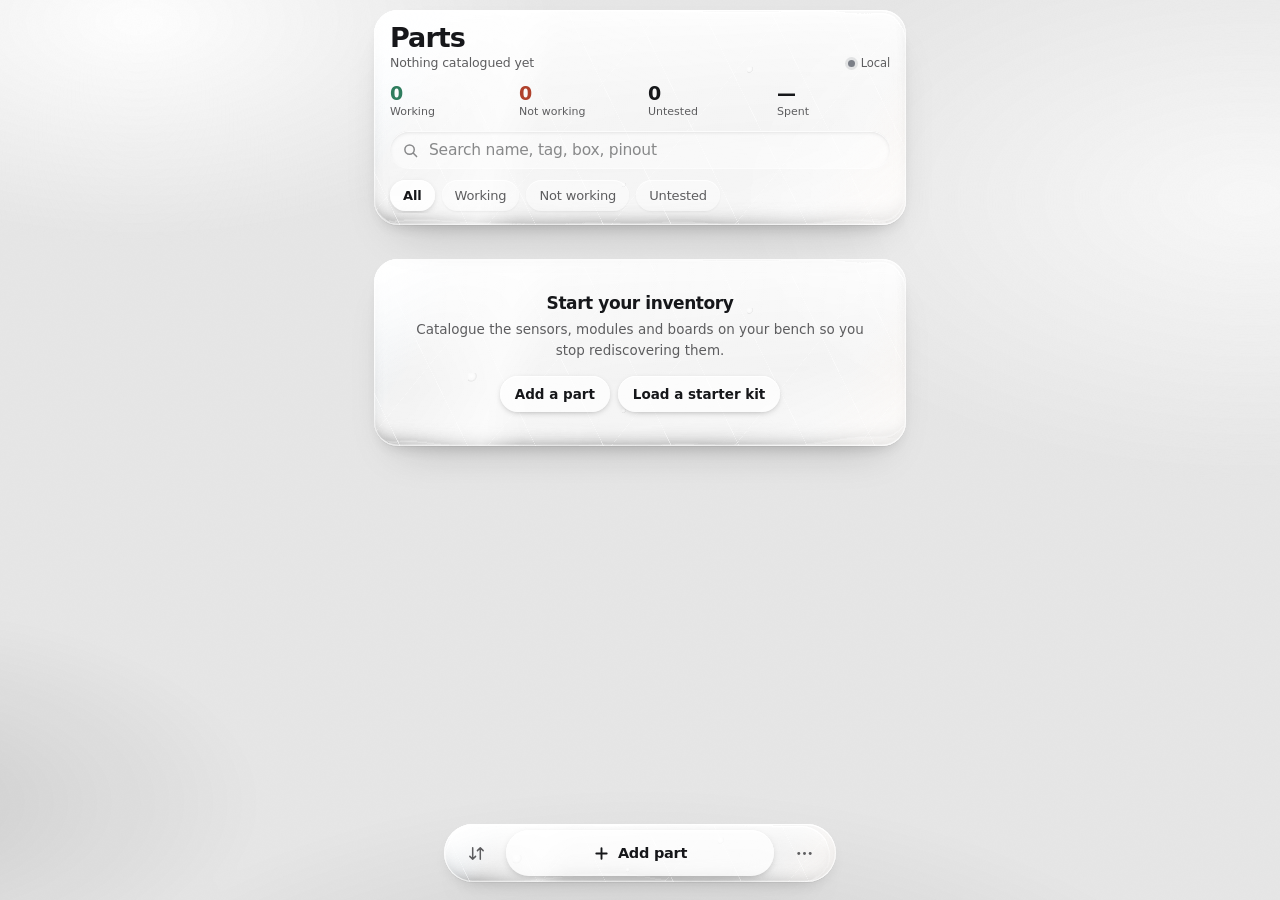
<file: index.html>
<!DOCTYPE html>
<html lang="en">
<head>
  <!-- Google tag (gtag.js) -->
<script async src="https://www.googletagmanager.com/gtag/js?id=G-780FQDRMZH"></script>
<script>
  window.dataLayer = window.dataLayer || [];
  function gtag(){dataLayer.push(arguments);}
  gtag('js', new Date());

  gtag('config', 'G-780FQDRMZH');
</script>
<meta charset="utf-8">
<meta name="viewport" content="width=device-width,initial-scale=1,viewport-fit=cover,maximum-scale=1,user-scalable=no">
<meta name="theme-color" content="#e6e6e6">
<title>Parts — offline inventory for Arduino modules, sensors and components</title>
<meta name="description" content="Parts is a free offline-first inventory app for Arduino, ESP32 and Raspberry Pi builders. Track every sensor, module and component, mark what works, record wiring notes, prices and who borrowed what — on any device, with or without a connection.">
<meta name="keywords" content="arduino inventory app, electronic component tracker, sensor inventory, maker parts organiser, esp32 parts list, component stock app, pwa offline inventory">
<meta name="author" content="Parts">
<meta name="robots" content="index,follow">
<link rel="canonical" href="https://circuitshelf-d7fb5.web.app/">

<meta property="og:type" content="website">
<meta property="og:site_name" content="Parts">
<meta property="og:title" content="Parts — offline inventory for Arduino modules and sensors">
<meta property="og:description" content="Track every sensor, module and component on your bench. Works offline, installs like an app, syncs across devices with one shared password.">
<meta property="og:url" content="https://circuitshelf-d7fb5.web.app/">
<meta property="og:image" content="https://circuitshelf-d7fb5.web.app/icon-512.png">
<meta property="og:locale" content="en">
<meta name="twitter:card" content="summary">
<meta name="twitter:title" content="Parts — offline inventory for Arduino modules and sensors">
<meta name="twitter:description" content="Track every sensor, module and component on your bench. Offline-first, installable, syncs across devices.">
<meta name="twitter:image" content="https://circuitshelf-d7fb5.web.app/icon-512.png">

<meta name="apple-mobile-web-app-capable" content="yes">
<meta name="mobile-web-app-capable" content="yes">
<meta name="apple-mobile-web-app-status-bar-style" content="default">
<meta name="apple-mobile-web-app-title" content="Parts">
<meta name="format-detection" content="telephone=no">

<link rel="manifest" href="manifest.json">
<link rel="icon" href="favicon-32.png" sizes="32x32">
<link rel="icon" href="icon-192.png" sizes="192x192">
<link rel="apple-touch-icon" href="apple-touch-icon.png">
<link rel="preconnect" href="https://www.gstatic.com" crossorigin>

<script type="application/ld+json">
{"@context":"https://schema.org","@type":"SoftwareApplication","name":"Parts",
"applicationCategory":"ProductivityApplication","operatingSystem":"Any (progressive web app)",
"description":"Offline-first inventory for Arduino modules, sensors and electronic components. Track condition, quantity, price, wiring notes, storage location and lending.",
"url":"https://circuitshelf-d7fb5.web.app/","offers":{"@type":"Offer","price":"0","priceCurrency":"USD"},
"featureList":["Works fully offline","Installs as an app","Photos and pinout notes per part","Low stock warnings","Lending records","Cross-device sync with a shared password","Editable colour palette","CSV and JSON export"]}
</script>

<link rel="stylesheet" href="styles.css">
</head>
<body>

<svg class="hidden" aria-hidden="true" width="0" height="0">
  <filter id="lgWarp" x="-30%" y="-30%" width="160%" height="160%" color-interpolation-filters="sRGB">
    <feTurbulence type="fractalNoise" baseFrequency="0.007 0.010" numOctaves="2" seed="17" result="n"/>
    <feGaussianBlur in="n" stdDeviation="3.5" result="ns"/>
    <feDisplacementMap in="SourceGraphic" in2="ns" scale="26" xChannelSelector="R" yChannelSelector="G"/>
  </filter>
</svg>

<div class="stage" aria-hidden="true"></div>

<noscript>
  <div style="max-width:560px;margin:40px auto;padding:0 20px;font:16px/1.6 system-ui">
    <h1>Parts — offline inventory for Arduino modules, sensors and components</h1>
    <p>Parts is a free, installable inventory app for anyone with a drawer full of sensors, modules, boards and passives.
    Record what you own, mark each item as working, not working or untested, note the wiring and pinout, store a photo,
    track prices and storage locations, log who borrowed what, and get a warning when a component runs low.</p>
    <p>It works fully offline once installed, and can sync across all your devices through Firebase with a single shared password.
    JavaScript is required to run the app.</p>
  </div>
</noscript>

<div class="pull" id="pull" aria-hidden="true">
  <svg width="14" height="14" viewBox="0 0 16 16" fill="none"><path d="M8 2.5v11m0 0 4-4m-4 4-4-4" stroke="currentColor" stroke-width="1.7" stroke-linecap="round" stroke-linejoin="round"/></svg>
  <span id="pullTxt">Pull to sync</span>
</div>

<main class="app" id="appRoot">
  <div class="topbar">
    <header class="lg head"><span class="lg-edge"></span>
      <div class="head-row">
        <div>
          <h1>Parts</h1>
          <p class="sub" id="sub">Loading</p>
        </div>
        <button class="sync" id="syncBtn" aria-label="Sync status and settings">
          <span class="dot" id="syncDot"></span><span id="syncTxt">Local</span>
        </button>
      </div>

      <button class="stats" id="statsBtn" aria-label="Open inventory breakdown">
        <span class="stat ok"><b id="nOk">0</b><span>Working</span></span>
        <span class="stat bad"><b id="nBad">0</b><span>Not working</span></span>
        <span class="stat"><b id="nUnk">0</b><span>Untested</span></span>
        <span class="stat"><b id="nVal">—</b><span>Spent</span></span>
      </button>

      <div class="search">
        <svg width="15" height="15" viewBox="0 0 16 16" fill="none"><circle cx="7" cy="7" r="5" stroke="currentColor" stroke-width="1.6"/><path d="m11 11 3.5 3.5" stroke="currentColor" stroke-width="1.6" stroke-linecap="round"/></svg>
        <input id="q" type="search" placeholder="Search name, tag, box, pinout" autocomplete="off" enterkeyhint="search" aria-label="Search parts">
        <button class="clear" id="clearQ" aria-label="Clear search">
          <svg width="16" height="16" viewBox="0 0 16 16" fill="none"><circle cx="8" cy="8" r="7" fill="currentColor"/><path d="M5.5 5.5 10.5 10.5M10.5 5.5 5.5 10.5" stroke="rgb(230,230,230)" stroke-width="1.6" stroke-linecap="round"/></svg>
        </button>
      </div>

      <div class="filters" id="filters" role="group" aria-label="Filters"></div>
    </header>
  </div>

  <section class="list" id="list" aria-live="polite"></section>
</main>

<nav class="lg dock" id="dock"><span class="lg-edge"></span>
  <button class="dock-btn ghost" id="sortBtn" aria-label="Change sort order">
    <svg width="19" height="19" viewBox="0 0 20 20" fill="none"><path d="M6 4v12m0 0 3-3m-3 3-3-3M14 16V4m0 0-3 3m3-3 3 3" stroke="currentColor" stroke-width="1.6" stroke-linecap="round" stroke-linejoin="round"/></svg>
  </button>
  <button class="dock-btn primary" id="addBtn">
    <svg width="17" height="17" viewBox="0 0 18 18" fill="none"><path d="M9 3.5v11M3.5 9h11" stroke="currentColor" stroke-width="2" stroke-linecap="round"/></svg>
    Add part
  </button>
  <button class="dock-btn ghost" id="moreBtn" aria-label="Open settings">
    <svg width="19" height="19" viewBox="0 0 20 20" fill="none"><circle cx="4" cy="10" r="1.55" fill="currentColor"/><circle cx="10" cy="10" r="1.55" fill="currentColor"/><circle cx="16" cy="10" r="1.55" fill="currentColor"/></svg>
  </button>
</nav>

<div class="scrim" id="scrim"></div>

<!-- editor -->
<section class="lg sheet" id="sheet" role="dialog" aria-modal="true" aria-labelledby="sheetTitle">
  <span class="lg-edge"></span><div class="grip"></div>
  <div class="sheet-head">
    <button class="link" id="cancel">Cancel</button>
    <h2 id="sheetTitle">New part</h2>
    <button class="link go" id="save">Save</button>
  </div>
  <div class="sheet-body">
    <div class="photo-row">
      <button class="photo-box" id="photoBox" aria-label="Add a photo"></button>
      <div class="photo-tools">
        <button class="tiny" id="photoPick">Take or choose photo</button>
        <button class="tiny warn hidden" id="photoDel">Remove photo</button>
      </div>
      <input type="file" id="photoFile" accept="image/*" capture="environment" class="hidden">
    </div>

    <div class="field">
      <label for="f-name">Name</label>
      <input class="input" id="f-name" placeholder="DHT22 temperature sensor" autocomplete="off" enterkeyhint="next">
    </div>
    <div class="field">
      <label for="f-status">Condition</label>
      <div class="seg" id="f-status" role="group">
        <button type="button" data-v="working">Working</button>
        <button type="button" data-v="faulty">Not working</button>
        <button type="button" data-v="untested">Untested</button>
      </div>
    </div>
    <div class="two">
      <div class="field">
        <label for="f-type">Category</label>
        <select class="input" id="f-type"></select>
      </div>
      <div class="field">
        <label for="f-qty">Quantity</label>
        <div class="stepper">
          <button type="button" id="qtyDown" aria-label="Decrease quantity">&minus;</button>
          <input id="f-qty" type="number" inputmode="numeric" min="0" step="1" value="1" aria-label="Quantity">
          <button type="button" id="qtyUp" aria-label="Increase quantity">+</button>
        </div>
      </div>
    </div>
    <div class="field hidden" id="splitWrap">
      <label>Split by condition <em>— how many of each</em></label>
      <div class="splitrow">
        <div class="splitcol ok">
          <span>Working</span>
          <input class="splitnum" id="sp-working" type="number" inputmode="numeric" min="0" step="1" value="0" aria-label="Units working">
        </div>
        <div class="splitcol bad">
          <span>Not working</span>
          <input class="splitnum" id="sp-faulty" type="number" inputmode="numeric" min="0" step="1" value="0" aria-label="Units not working">
        </div>
        <div class="splitcol unk">
          <span>Untested</span>
          <input class="splitnum" id="sp-untested" type="number" inputmode="numeric" min="0" step="1" value="0" aria-label="Units untested, calculated automatically" readonly tabindex="-1">
        </div>
      </div>
      <p class="hint" id="splitHint" style="margin:7px 3px 0"></p>
    </div>
    <div class="two">
      <div class="field">
        <label for="f-min">Warn below <em>— optional</em></label>
        <input class="input" id="f-min" type="number" inputmode="numeric" min="0" step="1" placeholder="0">
      </div>
      <div class="field">
        <label for="f-price">Price each <em>— optional</em></label>
        <input class="input" id="f-price" type="number" inputmode="decimal" min="0" step="0.01" placeholder="0.00">
      </div>
    </div>
    <div class="two">
      <div class="field">
        <label for="f-date">Date added</label>
        <input class="input" id="f-date" type="date">
      </div>
      <div class="field">
        <label for="f-box">Stored in</label>
        <input class="input" id="f-box" placeholder="Drawer B" autocomplete="off">
      </div>
    </div>
    <div class="field">
      <label for="f-tags">Tags <em>— comma separated</em></label>
      <input class="input" id="f-tags" placeholder="i2c, 3v3, weather station" autocomplete="off">
    </div>

    <div class="hr"></div>
    <div class="two">
      <div class="field">
        <label for="f-lent">Lent to <em>— optional</em></label>
        <input class="input" id="f-lent" placeholder="Nobody" autocomplete="off">
      </div>
      <div class="field">
        <label for="f-lentqty">How many</label>
        <input class="input" id="f-lentqty" type="number" inputmode="numeric" min="0" step="1" placeholder="1">
      </div>
    </div>
    <div class="two">
      <div class="field">
        <label for="f-lenton">Lent on</label>
        <input class="input" id="f-lenton" type="date">
      </div>
      <div class="field">
        <label for="f-lentdue">Due back</label>
        <input class="input" id="f-lentdue" type="date">
      </div>
    </div>
    <div class="field">
      <label for="f-lentnote">Lending note</label>
      <input class="input" id="f-lentnote" placeholder="Took it for the robotics club demo" autocomplete="off">
    </div>
    <button class="tiny warn hidden" id="returnBtn" style="margin-bottom:12px">Mark as returned</button>

    <div class="hr"></div>
    <div class="field">
      <label for="f-url">Datasheet or product link <em>— optional</em></label>
      <input class="input" id="f-url" type="url" inputmode="url" placeholder="https://" autocomplete="off">
    </div>
    <div class="field">
      <label for="f-pins">Wiring and pinout</label>
      <textarea class="input mono" id="f-pins" placeholder="VCC &#8594; 3.3V&#10;GND &#8594; GND&#10;DATA &#8594; D4 (10k pull-up)"></textarea>
    </div>
    <div class="field">
      <label for="f-note">Notes</label>
      <textarea class="input" id="f-note" placeholder="Bought with the starter kit. One of three reads high."></textarea>
    </div>
    <button class="rowbtn hidden" id="dupBtn">Duplicate this part<span>new copy</span></button>
    <button class="danger hidden" id="deleteBtn">Delete part</button>
  </div>
</section>

<!-- bulk -->
<section class="lg sheet" id="sheetBulk" role="dialog" aria-modal="true" aria-labelledby="bulkTitle">
  <span class="lg-edge"></span><div class="grip"></div>
  <div class="sheet-head">
    <button class="link" id="cancelBulk">Cancel</button>
    <h2 id="bulkTitle">Add many</h2>
    <button class="link go" id="saveBulk">Add</button>
  </div>
  <div class="sheet-body">
    <div class="field">
      <label for="f-bulk">One part per line</label>
      <textarea class="input mono" id="f-bulk" style="height:190px" placeholder="HC-SR04 ultrasonic x4 @85 #Sensor (Drawer A)
SG90 servo x2 !working
ESP32 devkit @450
10k resistor x50 #Passive"></textarea>
    </div>
    <p class="hint" id="bulkPreview">Write a name, then add x4 for quantity, @85 for price, #Sensor for category, !working or !faulty for condition, and (Drawer A) for where it lives. Anything you leave out gets guessed.</p>
  </div>
</section>

<!-- stats -->
<section class="lg sheet" id="sheetStats" role="dialog" aria-modal="true" aria-labelledby="statsTitle">
  <span class="lg-edge"></span><div class="grip"></div>
  <div class="sheet-head">
    <button class="link" id="cancelStats">Close</button>
    <h2 id="statsTitle">Breakdown</h2>
    <span class="link" style="opacity:0;pointer-events:none">Close</span>
  </div>
  <div class="sheet-body" id="statsBody"></div>
</section>

<!-- settings -->
<section class="lg sheet" id="sheet2" role="dialog" aria-modal="true" aria-labelledby="sheet2Title">
  <span class="lg-edge"></span><div class="grip"></div>
  <div class="sheet-head">
    <button class="link" id="cancel2">Close</button>
    <h2 id="sheet2Title">Settings</h2>
    <span class="link" style="opacity:0;pointer-events:none">Close</span>
  </div>
  <div class="sheet-body">
    <button class="rowbtn" id="bulkBtn">Add many at once<span>paste a list</span></button>
    <button class="rowbtn" id="seedBtn">Load a starter kit<span>24 common parts</span></button>
    <button class="rowbtn hidden" id="installBtn">Install on this device<span>offline</span></button>

    <div class="hr"></div>
    <p class="hint" style="margin-bottom:9px"><b>Sync across devices</b><br>One password unlocks the same inventory everywhere. Anyone with it sees the same parts.</p>
    <button class="rowbtn" id="vaultBtn">Sync password<span id="vaultState">Not set</span></button>
    <button class="rowbtn" id="fbSync">Sync now<span id="fbWhen">Never</span></button>
    <button class="rowbtn" id="lockBtn">Ask for password on open<span id="lockState">Off</span></button>
    <button class="rowbtn" id="soundBtn">Sound effects<span id="soundState">On</span></button>
    <button class="rowbtn hidden" id="signoutBtn">Leave this vault<span>keeps local copy</span></button>

    <div class="hr"></div>
    <p class="hint" style="margin-bottom:9px"><b>Palette</b><br>Pick a preset, or set every colour yourself.</p>
    <div class="swatches" id="swatches"></div>
    <div class="colors">
      <label class="colorrow">Background<input type="color" id="c-bg"></label>
      <label class="colorrow">Text<input type="color" id="c-ink"></label>
      <label class="colorrow">Working<input type="color" id="c-ok"></label>
      <label class="colorrow">Not working<input type="color" id="c-bad"></label>
      <label class="colorrow">Untested<input type="color" id="c-unk"></label>
      <label class="colorrow">Low stock<input type="color" id="c-warn"></label>
    </div>
    <button class="rowbtn" id="resetTheme">Reset palette<span>graphite</span></button>

    <div class="hr"></div>
    <p class="hint" style="margin-bottom:9px"><b>Categories</b></p>
    <div class="cats" id="catList"></div>
    <button class="rowbtn" id="addCat">Add a category<span>+</span></button>

    <div class="hr"></div>
    <div class="field">
      <label for="f-cur">Currency</label>
      <select class="input" id="f-cur"></select>
    </div>
    <button class="rowbtn" id="exportBtn">Export backup<span id="expCount">0 parts</span></button>
    <button class="rowbtn" id="csvBtn">Export spreadsheet<span>.csv</span></button>
    <button class="rowbtn" id="importBtn">Import backup<span>.json</span></button>
    <input type="file" id="importFile" accept="application/json,.json" class="hidden">

    <div class="hr"></div>
    <button class="danger" id="wipeBtn">Delete all parts</button>
    <p class="hint" style="text-align:center;margin-top:10px">Parts · offline component inventory</p>
  </div>
</section>

<!-- gate -->
<div class="gate" id="gate">
  <div class="lg gatecard"><span class="lg-edge"></span>
    <div class="lockmark">
      <svg width="22" height="22" viewBox="0 0 22 22" fill="none"><rect x="4" y="9.5" width="14" height="9.5" rx="3.2" stroke="currentColor" stroke-width="1.7"/><path d="M7.5 9.5V7a3.5 3.5 0 0 1 7 0v2.5" stroke="currentColor" stroke-width="1.7" stroke-linecap="round"/></svg>
    </div>
    <h2 id="gateTitle">Unlock your inventory</h2>
    <p id="gateMsg">Enter the password for this inventory.</p>
    <input class="input" id="gatePwd" type="password" placeholder="Password" autocomplete="current-password" enterkeyhint="go">
    <input class="input hidden" id="gatePwd2" type="password" placeholder="Repeat password" autocomplete="new-password">
    <button class="gate-go" id="gateGo">Unlock</button>
    <button class="link" id="gateSkip">Use on this device only</button>
  </div>
</div>

<div class="dlg" id="dlg">
  <div class="lg dlgcard"><span class="lg-edge"></span>
    <h3 id="dlgTitle">New category</h3>
    <input class="input" id="dlgInput" placeholder="Category name" autocomplete="off">
    <div class="dlgbtns"><button id="dlgNo">Cancel</button><button class="go" id="dlgYes">Add</button></div>
  </div>
</div>

<div class="lightbox" id="lightbox"><img id="lightboxImg" alt=""></div>

<div class="lg toast" id="toast" role="status"><span class="lg-edge"></span>
  <p id="toastMsg"></p><button id="toastAct">Undo</button>
</div>

<script src="app.js" defer></script>
</body>
</html>
</file>
<file: styles.css>
/* ============================================================
   TOKENS — every colour here is overridable at runtime
   ============================================================ */
:root{
  --bg:230,230,230;
  --ink:#16171a;
  --ok:#2f7d5e;
  --bad:#b0412c;
  --unk:#7b7f87;
  --warn:#96631f;

  --ink-2:color-mix(in srgb,var(--ink) 66%,rgb(var(--bg)));
  --ink-3:color-mix(in srgb,var(--ink) 45%,rgb(var(--bg)));

  --r-card:24px;
  --r-pill:999px;
  --r-sheet:34px;

  --ease-out:cubic-bezier(.22,1,.3,1);
  --ease-drawer:cubic-bezier(.3,.8,0,1);
  --ease-rubber:cubic-bezier(.2,1.08,.36,1);

  --safe-t:env(safe-area-inset-top,0px);
  --safe-b:env(safe-area-inset-bottom,0px);
}
@supports not (color:color-mix(in srgb,#000 50%,#fff)){
  :root{--ink-2:#5d6066;--ink-3:#8c8f96}
}

*{box-sizing:border-box;-webkit-tap-highlight-color:transparent}
html,body{height:100%}
body{
  margin:0;
  font-family:-apple-system,BlinkMacSystemFont,"SF Pro Text","Segoe UI",Inter,system-ui,sans-serif;
  color:var(--ink);background:rgb(var(--bg));
  -webkit-font-smoothing:antialiased;text-rendering:optimizeLegibility;
  overscroll-behavior-y:none;touch-action:manipulation;
  -webkit-user-select:none;user-select:none;
}
input,textarea,select,[contenteditable]{-webkit-user-select:text;user-select:text}
button,input,select,textarea{font:inherit;color:inherit}
button{border:0;background:none;padding:0;cursor:pointer}
input,textarea,select{-webkit-appearance:none;appearance:none}
img{-webkit-user-drag:none}

/* ============================================================
   STAGE
   ============================================================ */
.stage{position:fixed;inset:0;z-index:0;background:rgb(var(--bg))}
.stage::before{
  content:"";position:absolute;inset:-20%;
  background:
    radial-gradient(38% 28% at 22% 16%,rgba(255,255,255,.95),transparent 62%),
    radial-gradient(44% 34% at 84% 30%,rgba(255,255,255,.7),transparent 66%),
    radial-gradient(52% 40% at 50% 104%,rgba(0,0,0,.14),transparent 68%),
    radial-gradient(30% 22% at 8% 78%,rgba(0,0,0,.1),transparent 70%);
  filter:blur(6px);
}
.stage::after{
  content:"";position:absolute;inset:0;opacity:.3;mix-blend-mode:multiply;
  background-image:url("data:image/svg+xml,%3Csvg xmlns='http://www.w3.org/2000/svg' width='160' height='160'%3E%3Cfilter id='n'%3E%3CfeTurbulence type='fractalNoise' baseFrequency='.85' numOctaves='3'/%3E%3CfeColorMatrix type='saturate' values='0'/%3E%3C/filter%3E%3Crect width='160' height='160' filter='url(%23n)' opacity='.055'/%3E%3C/svg%3E");
}

/* ============================================================
   LIQUID GLASS
   ============================================================ */
.lg{
  position:relative;isolation:isolate;border-radius:var(--r-card);
  background:linear-gradient(177deg,rgba(255,255,255,.58) 0%,rgba(255,255,255,.26) 38%,rgba(255,255,255,.14) 62%,rgba(255,255,255,.40) 100%);
  backdrop-filter:blur(7px) saturate(1.4) brightness(1.05);
  -webkit-backdrop-filter:blur(7px) saturate(1.4) brightness(1.05);
  box-shadow:
    inset 0 1.2px .5px rgba(255,255,255,.95),
    inset 0 -1.4px 1px rgba(255,255,255,.55),
    inset 1.2px 0 1px rgba(255,255,255,.4),
    inset -1.2px 0 1px rgba(255,255,255,.4),
    inset 0 -14px 22px -18px rgba(0,0,0,.5),
    inset 0 16px 26px -20px rgba(255,255,255,.9),
    0 1px 1px rgba(0,0,0,.05),
    0 8px 18px -10px rgba(0,0,0,.22),
    0 22px 46px -26px rgba(0,0,0,.28);
}
.lg::before{
  content:"";position:absolute;inset:0;border-radius:inherit;pointer-events:none;z-index:-1;
  backdrop-filter:blur(.5px) url(#lgWarp);
  -webkit-backdrop-filter:blur(.5px);
  -webkit-mask:radial-gradient(130% 130% at 50% 0%,#000 0 42%,rgba(0,0,0,.35) 72%,rgba(0,0,0,.9) 100%);
          mask:radial-gradient(130% 130% at 50% 0%,#000 0 42%,rgba(0,0,0,.35) 72%,rgba(0,0,0,.9) 100%);
}
.lg::after{
  content:"";position:absolute;inset:0;border-radius:inherit;pointer-events:none;z-index:1;
  background-image:
    linear-gradient(142deg,rgba(255,255,255,.98) 0%,rgba(255,255,255,0) 22%,rgba(255,255,255,0) 74%,rgba(255,255,255,.72) 100%),
    linear-gradient(103deg,transparent 12%,rgba(255,255,255,.62) 26%,rgba(255,255,255,.06) 33%,transparent 46%),
    linear-gradient(120deg,rgba(150,205,255,.16),transparent 16%,transparent 84%,rgba(255,196,150,.14)),
    radial-gradient(circle at 35% 34%,rgba(255,255,255,.95),rgba(255,255,255,.28) 44%,rgba(0,0,0,.16) 62%,transparent 72%),
    radial-gradient(circle at 36% 33%,rgba(255,255,255,.9),rgba(255,255,255,.2) 46%,rgba(0,0,0,.13) 64%,transparent 74%),
    radial-gradient(circle at 38% 36%,rgba(255,255,255,.85),rgba(255,255,255,.18) 48%,rgba(0,0,0,.1) 66%,transparent 76%),
    repeating-linear-gradient(64deg,transparent 0 23px,rgba(255,255,255,.5) 23px 23.6px,transparent 23.6px 61px),
    repeating-linear-gradient(-51deg,transparent 0 37px,rgba(255,255,255,.34) 37px 37.5px,transparent 37.5px 96px);
  background-size:100% 100%,100% 100%,100% 100%,9px 9px,6px 6px,4px 4px,100% 100%,100% 100%;
  background-position:0 0,0 0,0 0,18% 64%,71% 27%,47% 82%,0 0,0 0;
  background-repeat:no-repeat,no-repeat,no-repeat,no-repeat,no-repeat,no-repeat,repeat,repeat;
  mix-blend-mode:screen;opacity:.92;
}
.lg-edge{
  position:absolute;inset:0;border-radius:inherit;pointer-events:none;z-index:2;
  border:.5px solid rgba(255,255,255,.75);
  -webkit-mask:linear-gradient(150deg,#000,rgba(0,0,0,.25) 45%,rgba(0,0,0,.65));
          mask:linear-gradient(150deg,#000,rgba(0,0,0,.25) 45%,rgba(0,0,0,.65));
}

/* ============================================================
   LIGHT GLASS — repeated list cards get this instead of .lg.
   Same read at a glance, none of the per-element cost: no SVG
   displacement filter, no blended multi-layer texture, a single
   backdrop-filter pass and a short box-shadow stack. This is what
   actually keeps scrolling smooth once a list has real length.
   ============================================================ */
.lgc{
  position:relative;isolation:isolate;border-radius:var(--r-card);
  background:linear-gradient(177deg,rgba(255,255,255,.52) 0%,rgba(255,255,255,.24) 45%,rgba(255,255,255,.34) 100%);
  backdrop-filter:blur(7px) saturate(1.35);
  -webkit-backdrop-filter:blur(7px) saturate(1.35);
  box-shadow:
    inset 0 1px .5px rgba(255,255,255,.9),
    inset 0 -1px 1px rgba(255,255,255,.4),
    0 1px 2px rgba(0,0,0,.05),
    0 6px 14px -10px rgba(0,0,0,.24);
}

/* ============================================================
   SHELL
   ============================================================ */
.app{position:relative;z-index:1;max-width:560px;margin:0 auto;min-height:100%;
  padding:calc(var(--safe-t) + 10px) 14px calc(var(--safe-b) + 128px)}
.app.pulling{will-change:transform}
.topbar{position:sticky;top:calc(var(--safe-t) + 6px);z-index:40;padding-bottom:10px}
.head{padding:14px 16px 12px}
.head-row{display:flex;align-items:flex-end;justify-content:space-between;gap:12px;position:relative;z-index:3}
h1{margin:0;font-size:27px;line-height:1.05;letter-spacing:-.035em;font-weight:700;
  font-family:-apple-system,BlinkMacSystemFont,"SF Pro Display",system-ui,sans-serif}
.sub{margin:3px 0 0;font-size:12.5px;letter-spacing:-.01em;color:var(--ink-2)}
.sync{display:inline-flex;align-items:center;gap:6px;font-size:11.5px;color:var(--ink-2);letter-spacing:-.01em;white-space:nowrap;
  transition:transform 130ms var(--ease-out)}
.sync:active{transform:scale(.94)}
.dot{width:7px;height:7px;border-radius:50%;background:var(--unk);box-shadow:0 0 0 3px color-mix(in srgb,var(--unk) 18%,transparent)}
.dot.on{background:var(--ok);box-shadow:0 0 0 3px color-mix(in srgb,var(--ok) 18%,transparent)}
.dot.off{background:var(--ink-3)}
.dot.busy{animation:pulse 1s ease-in-out infinite}
@keyframes pulse{50%{opacity:.35}}

.stats{display:flex;gap:16px;margin-top:12px;position:relative;z-index:3;width:100%;text-align:left;
  transition:transform 140ms var(--ease-out)}
.stats:active{transform:scale(.982)}
.stat{flex:1;min-width:0}
.stat b{display:block;font-size:19px;font-weight:650;letter-spacing:-.03em;font-variant-numeric:tabular-nums}
.stat span{display:block;font-size:11px;color:var(--ink-2);margin-top:1px}
.stat.ok b{color:var(--ok)} .stat.bad b{color:var(--bad)}

.search{position:relative;z-index:3;margin-top:13px;display:flex;align-items:center;gap:9px;
  height:38px;padding:0 13px;border-radius:var(--r-pill);background:rgba(255,255,255,.42);
  box-shadow:inset 0 1px 0 rgba(255,255,255,.9),inset 0 -1px 0 rgba(255,255,255,.4),inset 0 2px 6px -4px rgba(0,0,0,.4);
  transition:background 180ms ease}
.search:focus-within{background:rgba(255,255,255,.62)}
.search input{border:0;background:none;outline:0;width:100%;font-size:15.5px;letter-spacing:-.015em}
.search input::placeholder{color:var(--ink-3)}
.search svg{flex:none;opacity:.5}
.clear{opacity:0;transform:scale(.8);pointer-events:none;transition:opacity 130ms ease,transform 150ms var(--ease-out)}
.clear.show{opacity:.45;transform:none;pointer-events:auto}

.filters{display:flex;gap:7px;overflow-x:auto;scrollbar-width:none;padding:11px 2px 2px;position:relative;z-index:3;margin:0 -2px}
.filters::-webkit-scrollbar{display:none}
.chip{flex:none;height:31px;padding:0 13px;border-radius:var(--r-pill);
  font-size:13px;font-weight:520;letter-spacing:-.012em;color:var(--ink-2);background:rgba(255,255,255,.34);
  box-shadow:inset 0 1px 0 rgba(255,255,255,.85),0 1px 2px rgba(0,0,0,.05);
  transition:transform 140ms var(--ease-out),background 160ms ease,color 160ms ease}
.chip:active{transform:scale(.94)}
.chip[aria-pressed="true"]{color:var(--ink);background:rgba(255,255,255,.82);font-weight:600;
  box-shadow:inset 0 1px 0 rgba(255,255,255,1),0 2px 6px -2px rgba(0,0,0,.25)}
.chip.alert{color:var(--warn)}

/* pull to sync */
.pull{position:fixed;top:calc(var(--safe-t) + 6px);left:50%;transform:translate(-50%,-14px) scale(.9);
  z-index:35;display:flex;align-items:center;gap:8px;height:34px;padding:0 15px;border-radius:var(--r-pill);
  font-size:12.5px;font-weight:580;letter-spacing:-.01em;color:var(--ink-2);opacity:0;pointer-events:none}
.pull.on{opacity:1}
.pull svg{transition:transform 260ms var(--ease-out)}
.pull.ready svg{transform:rotate(180deg)}
.pull.spin svg{animation:spin .8s linear infinite}
@keyframes spin{to{transform:rotate(360deg)}}

/* ============================================================
   LIST
   ============================================================ */
.list{margin-top:12px;display:flex;flex-direction:column;gap:10px}
.sec{margin:8px 4px -2px;font-size:12px;font-weight:640;color:var(--ink-2);display:flex;justify-content:space-between}
.sec b{font-weight:520;color:var(--ink-3);font-variant-numeric:tabular-nums}

.row{position:relative;border-radius:var(--r-card);
  content-visibility:auto;contain-intrinsic-size:auto 104px}
.row-actions{position:absolute;inset:0;display:flex;justify-content:flex-end;align-items:stretch;
  gap:7px;padding:6px;border-radius:inherit;background:linear-gradient(90deg,transparent,color-mix(in srgb,var(--bad) 12%,transparent));
  opacity:0;pointer-events:none;transition:opacity 120ms ease}
.row[data-open="1"] .row-actions,
.row:has(.card.dragging) .row-actions{opacity:1;pointer-events:auto}
.act{width:58px;border-radius:18px;display:grid;place-items:center;font-size:11px;font-weight:600;color:#fff;
  transition:transform 130ms var(--ease-out)}
.act:active{transform:scale(.94)}
.act.edit{background:linear-gradient(180deg,color-mix(in srgb,var(--ink) 55%,#fff),color-mix(in srgb,var(--ink) 70%,#fff))}
.act.copy{background:linear-gradient(180deg,color-mix(in srgb,var(--ink) 68%,#fff),color-mix(in srgb,var(--ink) 82%,#fff))}
.act.del{background:linear-gradient(180deg,var(--bad),color-mix(in srgb,var(--bad) 80%,#000))}
.act svg{display:block;margin:0 auto 3px}

.card{position:relative;padding:12px 13px;display:flex;gap:11px;align-items:flex-start;touch-action:pan-y}
.card.dragging{will-change:transform}
.card>*{position:relative;z-index:3}
.card.press{transform:scale(.985)}

.thumb{width:46px;height:46px;border-radius:15px;flex:none;object-fit:cover;background:rgba(255,255,255,.5);
  box-shadow:inset 0 0 0 .5px rgba(255,255,255,.9),0 2px 6px -3px rgba(0,0,0,.4);
  transition:transform 140ms var(--ease-out)}
.thumb:active{transform:scale(.95)}
.thumb.ph{display:grid;place-items:center;color:var(--ink-3)}

.main{flex:1;min-width:0}
.name{font-size:16px;font-weight:620;letter-spacing:-.022em;line-height:1.25;word-break:break-word}
.meta{margin-top:5px;font-size:12.5px;color:var(--ink-2);display:flex;flex-wrap:wrap;gap:5px 7px;align-items:center}
.meta em{font-style:normal;color:var(--ink-3)}
.note{margin-top:6px;font-size:12.5px;line-height:1.4;color:var(--ink-2)}
.pins{margin-top:6px;font-size:12px;line-height:1.45;color:var(--ink-2);
  font-family:ui-monospace,SFMono-Regular,Menlo,monospace;white-space:pre-wrap;
  padding:7px 9px;border-radius:12px;background:rgba(255,255,255,.4);box-shadow:inset 0 .5px 0 rgba(255,255,255,.9)}
.tag{display:inline-flex;align-items:center;gap:5px;height:20px;padding:0 8px;border-radius:var(--r-pill);
  font-size:11px;font-weight:560;color:var(--ink-2);background:rgba(255,255,255,.55);
  box-shadow:inset 0 .5px 0 rgba(255,255,255,.9),0 1px 1.5px rgba(0,0,0,.07)}
.tag.qty{font-variant-numeric:tabular-nums}
.tag.low{color:var(--warn);background:color-mix(in srgb,var(--warn) 13%,rgba(255,255,255,.5))}
.tag.lent{color:var(--ink);background:color-mix(in srgb,var(--ink) 9%,rgba(255,255,255,.55))}
.tag.link{color:var(--ink);transition:transform 130ms var(--ease-out)}
.tag.link:active{transform:scale(.95)}

.right{display:flex;flex-direction:column;align-items:flex-end;gap:7px;flex:none}
.status{height:29px;padding:0 12px;border-radius:var(--r-pill);display:inline-flex;align-items:center;gap:7px;
  font-size:12.5px;font-weight:600;letter-spacing:-.015em;background:rgba(255,255,255,.6);
  box-shadow:inset 0 1px 0 rgba(255,255,255,.95),0 2px 5px -2px rgba(0,0,0,.2);
  transition:transform 140ms var(--ease-out),color 160ms ease}
.status:active{transform:scale(.96)}
.status i{width:7px;height:7px;border-radius:50%;flex:none;transition:background 160ms ease,box-shadow 160ms ease}
.status.working{color:var(--ok)} .status.working i{background:var(--ok);box-shadow:0 0 0 3px color-mix(in srgb,var(--ok) 16%,transparent)}
.status.faulty{color:var(--bad)} .status.faulty i{background:var(--bad);box-shadow:0 0 0 3px color-mix(in srgb,var(--bad) 16%,transparent)}
.status.untested{color:var(--unk)} .status.untested i{background:var(--unk);box-shadow:0 0 0 3px color-mix(in srgb,var(--unk) 16%,transparent)}
.price{font-size:12.5px;color:var(--ink-2);font-variant-numeric:tabular-nums}

.mix{height:29px;padding:0 4px;border-radius:var(--r-pill);display:inline-flex;align-items:center;gap:6px;
  background:rgba(255,255,255,.6);box-shadow:inset 0 1px 0 rgba(255,255,255,.95),0 2px 5px -2px rgba(0,0,0,.2);
  transition:transform 140ms var(--ease-out)}
.mix:active{transform:scale(.96)}
.mix b{display:inline-flex;align-items:center;gap:4px;height:21px;padding:0 8px 0 6px;border-radius:var(--r-pill);
  font-size:11.5px;font-weight:650;font-variant-numeric:tabular-nums}
.mix b i{width:6px;height:6px;border-radius:50%;flex:none}
.mix b.ok{color:var(--ok);background:color-mix(in srgb,var(--ok) 14%,transparent)} .mix b.ok i{background:var(--ok)}
.mix b.bad{color:var(--bad);background:color-mix(in srgb,var(--bad) 14%,transparent)} .mix b.bad i{background:var(--bad)}
.mix b.unk{color:var(--unk);background:color-mix(in srgb,var(--unk) 14%,transparent)} .mix b.unk i{background:var(--unk)}

.row{opacity:0;transform:translateY(6px) scale(.99);animation:enter 260ms var(--ease-out) forwards}
@keyframes enter{to{opacity:1;transform:none}}

.empty{padding:34px 26px;text-align:center;margin-top:12px}
.empty h2{margin:0 0 6px;font-size:17px;font-weight:620;letter-spacing:-.025em;position:relative;z-index:3}
.empty p{margin:0 0 16px;font-size:13.5px;line-height:1.5;color:var(--ink-2);position:relative;z-index:3}
.empty .mini{position:relative;z-index:3;display:inline-flex;gap:8px;flex-wrap:wrap;justify-content:center}
.mini button{height:36px;padding:0 15px;border-radius:var(--r-pill);font-size:13.5px;font-weight:600;
  background:rgba(255,255,255,.7);box-shadow:inset 0 1px 0 #fff,0 2px 7px -3px rgba(0,0,0,.4);
  transition:transform 130ms var(--ease-out)}
.mini button:active{transform:scale(.95)}

/* ============================================================
   DOCK
   ============================================================ */
.dock{position:fixed;left:50%;bottom:calc(var(--safe-b) + 18px);transform:translateX(-50%);
  z-index:50;display:flex;align-items:center;gap:4px;padding:6px;border-radius:var(--r-pill);
  width:min(calc(100% - 28px),392px)}
.dock .lg-edge{border-radius:var(--r-pill)}
.dock-btn{position:relative;z-index:3;flex:1;height:46px;border-radius:var(--r-pill);
  display:flex;align-items:center;justify-content:center;gap:8px;
  font-size:14.5px;font-weight:600;letter-spacing:-.018em;color:var(--ink);
  transition:transform 130ms var(--ease-out),background 160ms ease}
.dock-btn:active{transform:scale(.955)}
.dock-btn.primary{background:rgba(255,255,255,.72);box-shadow:inset 0 1px 0 rgba(255,255,255,1),0 3px 10px -4px rgba(0,0,0,.35)}
.dock-btn.ghost{flex:0 0 52px;color:var(--ink-2)}

/* ============================================================
   SHEETS
   ============================================================ */
.scrim{position:fixed;inset:0;z-index:60;background:color-mix(in srgb,var(--ink) 26%,transparent);
  backdrop-filter:blur(2px);-webkit-backdrop-filter:blur(2px);
  opacity:0;pointer-events:none;transition:opacity 220ms var(--ease-drawer)}
.scrim.open{opacity:1;pointer-events:auto}
.sheet{position:fixed;left:50%;bottom:0;z-index:70;width:min(100%,560px);
  border-radius:var(--r-sheet) var(--r-sheet) 0 0;transform:translate(-50%,100%);will-change:transform;
  max-height:min(92vh,880px);display:flex;flex-direction:column;padding-bottom:calc(var(--safe-b) + 14px)}
.sheet.open{transform:translate(-50%,0)}
.sheet.anim{transition:transform 330ms var(--ease-drawer)}
.grip{width:38px;height:5px;border-radius:99px;background:color-mix(in srgb,var(--ink) 20%,transparent);margin:9px auto 2px;position:relative;z-index:3;flex:none}
.sheet-head{display:flex;align-items:center;justify-content:space-between;gap:10px;padding:6px 18px 10px;position:relative;z-index:3;flex:none}
.sheet-head h2{margin:0;font-size:18px;font-weight:660;letter-spacing:-.028em;white-space:nowrap}
.link{font-size:15px;font-weight:560;color:var(--ink-2);padding:6px 2px;white-space:nowrap;
  transition:transform 130ms var(--ease-out),opacity 130ms ease}
.link:active{transform:scale(.94);opacity:.6}
.link.go{color:var(--ink);font-weight:640}
.sheet-body{overflow-y:auto;-webkit-overflow-scrolling:touch;padding:2px 18px 6px;position:relative;z-index:3;overscroll-behavior:contain}

.field{margin-bottom:11px}
.field label{display:block;font-size:12px;font-weight:560;color:var(--ink-2);margin:0 0 5px 3px}
.field label em{font-style:normal;color:var(--ink-3)}
.input,textarea.input,select.input{width:100%;height:46px;padding:0 14px;border:0;outline:0;border-radius:15px;
  font-size:16px;letter-spacing:-.018em;color:var(--ink);background:rgba(255,255,255,.5);
  box-shadow:inset 0 1px 0 rgba(255,255,255,.95),inset 0 2px 7px -5px rgba(0,0,0,.55);
  transition:background 160ms ease,box-shadow 160ms ease}
.input:focus{background:rgba(255,255,255,.75);box-shadow:inset 0 0 0 1.5px color-mix(in srgb,var(--ink) 16%,transparent)}
textarea.input{height:78px;padding:13px 14px;line-height:1.4;resize:none}
textarea.mono,.input.mono{font-family:ui-monospace,SFMono-Regular,Menlo,monospace;font-size:13px}
select.input{background-image:url("data:image/svg+xml,%3Csvg xmlns='http://www.w3.org/2000/svg' width='12' height='8' viewBox='0 0 12 8'%3E%3Cpath d='M1 1.5 6 6.5l5-5' fill='none' stroke='%23888' stroke-width='1.6' stroke-linecap='round' stroke-linejoin='round'/%3E%3C/svg%3E");
  background-repeat:no-repeat;background-position:right 14px center;padding-right:36px}
.two{display:flex;gap:10px}
.two>*{flex:1;min-width:0}

.seg{display:flex;gap:5px;padding:5px;border-radius:var(--r-pill);background:rgba(255,255,255,.34);
  box-shadow:inset 0 1px 0 rgba(255,255,255,.85),inset 0 2px 6px -5px rgba(0,0,0,.5)}
.seg button{flex:1;height:36px;border-radius:var(--r-pill);font-size:13.5px;font-weight:580;color:var(--ink-2);
  transition:transform 140ms var(--ease-out),background 160ms ease,color 160ms ease}
.seg button:active{transform:scale(.95)}
.seg button[aria-pressed="true"]{background:rgba(255,255,255,.9);color:var(--ink);box-shadow:0 2px 6px -2px rgba(0,0,0,.3),inset 0 1px 0 #fff}
.seg button[aria-pressed="true"][data-v="working"]{color:var(--ok)}
.seg button[aria-pressed="true"][data-v="faulty"]{color:var(--bad)}

#splitWrap{transition:opacity 160ms ease}
.splitrow{display:flex;gap:8px}
.splitcol{flex:1;min-width:0;border-radius:15px;padding:9px 8px;text-align:center;
  background:rgba(255,255,255,.42);box-shadow:inset 0 1px 0 rgba(255,255,255,.9),inset 0 2px 7px -5px rgba(0,0,0,.4)}
.splitcol span{display:block;font-size:11px;font-weight:600;letter-spacing:-.005em;margin-bottom:5px}
.splitcol.ok span{color:var(--ok)} .splitcol.bad span{color:var(--bad)} .splitcol.unk span{color:var(--unk)}
.splitnum{width:100%;border:0;background:none;outline:0;text-align:center;font-size:18px;font-weight:650;
  color:var(--ink);font-variant-numeric:tabular-nums;padding:2px 0}
.splitnum[readonly]{color:var(--ink-3);font-weight:600}
#splitHint{transition:color 160ms ease}
#splitHint.warn{color:var(--warn);font-weight:560}

.stepper{display:flex;align-items:center;height:46px;border-radius:15px;overflow:hidden;background:rgba(255,255,255,.5);
  box-shadow:inset 0 1px 0 rgba(255,255,255,.95),inset 0 2px 7px -5px rgba(0,0,0,.55)}
.stepper button{width:44px;height:100%;font-size:20px;color:var(--ink-2);transition:transform 120ms var(--ease-out),background 140ms ease}
.stepper button:active{transform:scale(.88);background:rgba(255,255,255,.5)}
.stepper input{flex:1;min-width:0;text-align:center;border:0;background:none;outline:0;font-size:16px;font-variant-numeric:tabular-nums}

.photo-row{display:flex;gap:10px;align-items:center;margin:2px 0 14px}
.photo-box{width:76px;height:76px;border-radius:21px;flex:none;background:rgba(255,255,255,.45);
  display:grid;place-items:center;color:var(--ink-3);
  box-shadow:inset 0 0 0 .5px rgba(255,255,255,.9),0 2px 8px -4px rgba(0,0,0,.3);
  transition:transform 140ms var(--ease-out)}
.photo-box:active{transform:scale(.95)}
.photo-tools{display:flex;flex-direction:column;gap:7px;min-width:0}
.tiny{height:33px;padding:0 13px;border-radius:var(--r-pill);font-size:13px;font-weight:580;color:var(--ink-2);
  background:rgba(255,255,255,.5);box-shadow:inset 0 1px 0 rgba(255,255,255,.9),0 1px 3px rgba(0,0,0,.08);
  transition:transform 130ms var(--ease-out),background 160ms ease;align-self:flex-start}
.tiny:active{transform:scale(.94)}
.tiny.warn{color:var(--bad)}

.danger{width:100%;height:46px;border-radius:15px;margin:6px 0 4px;font-size:15px;font-weight:600;color:var(--bad);
  background:color-mix(in srgb,var(--bad) 10%,rgba(255,255,255,.35));box-shadow:inset 0 1px 0 rgba(255,255,255,.7);
  transition:transform 140ms var(--ease-out),background 160ms ease}
.danger:active{transform:scale(.975)}
.rowbtn{width:100%;min-height:48px;border-radius:15px;display:flex;align-items:center;justify-content:space-between;gap:10px;padding:0 14px;
  font-size:15px;font-weight:540;margin-bottom:8px;text-align:left;
  background:rgba(255,255,255,.44);box-shadow:inset 0 1px 0 rgba(255,255,255,.9),0 1px 3px rgba(0,0,0,.07);
  transition:transform 140ms var(--ease-out),background 160ms ease}
.rowbtn:active{transform:scale(.978);background:rgba(255,255,255,.66)}
.rowbtn span{color:var(--ink-3);font-size:13px;font-variant-numeric:tabular-nums;white-space:nowrap}
.hint{font-size:12.5px;line-height:1.5;color:var(--ink-2);margin:2px 3px 14px}
.hr{height:1px;background:color-mix(in srgb,var(--ink) 9%,transparent);margin:16px 2px 15px}

/* palette */
.swatches{display:flex;gap:8px;overflow-x:auto;scrollbar-width:none;padding:2px 2px 10px;margin:0 -2px}
.swatches::-webkit-scrollbar{display:none}
.sw{flex:none;width:52px;height:52px;border-radius:17px;position:relative;
  box-shadow:inset 0 0 0 .5px rgba(255,255,255,.85),0 2px 7px -3px rgba(0,0,0,.35);
  transition:transform 140ms var(--ease-out)}
.sw:active{transform:scale(.95)}
.sw::after{content:"";position:absolute;inset:-4px;border-radius:21px;border:2px solid var(--ink);
  opacity:0;transform:scale(.9);transition:opacity 160ms ease-out,transform 220ms var(--ease-out)}
.sw[aria-pressed="true"]::after{opacity:1;transform:scale(1)}
.sw i{position:absolute;right:7px;bottom:7px;width:11px;height:11px;border-radius:50%;box-shadow:0 0 0 1.5px rgba(255,255,255,.7)}
.colors{display:flex;flex-direction:column;gap:9px;margin-bottom:12px}
.colorrow{display:flex;align-items:center;justify-content:space-between;gap:12px;height:44px;padding:0 6px 0 14px;border-radius:15px;
  background:rgba(255,255,255,.4);box-shadow:inset 0 1px 0 rgba(255,255,255,.9);font-size:14.5px;font-weight:540}
.colorrow input[type=color]{width:52px;height:32px;border:0;border-radius:11px;background:none;padding:0;cursor:pointer}
.colorrow input[type=color]::-webkit-color-swatch{border:none;border-radius:11px;box-shadow:inset 0 0 0 1px rgba(0,0,0,.12)}
.colorrow input[type=color]::-moz-color-swatch{border:none;border-radius:11px}

.cats{display:flex;flex-wrap:wrap;gap:7px;margin-bottom:12px}
.cat{display:inline-flex;align-items:center;gap:7px;height:32px;padding:0 6px 0 12px;border-radius:var(--r-pill);
  font-size:13px;font-weight:540;background:rgba(255,255,255,.5);box-shadow:inset 0 1px 0 rgba(255,255,255,.9)}
.cat button{width:20px;height:20px;border-radius:50%;display:grid;place-items:center;color:var(--ink-3);
  background:color-mix(in srgb,var(--ink) 8%,transparent);font-size:14px;line-height:1;transition:transform 130ms var(--ease-out)}
.cat button:active{transform:scale(.85)}

/* stats */
.bignum{display:flex;gap:12px;margin-bottom:14px}
.bignum div{flex:1;padding:12px;border-radius:17px;background:rgba(255,255,255,.44);box-shadow:inset 0 1px 0 rgba(255,255,255,.9)}
.bignum b{display:block;font-size:21px;font-weight:660;letter-spacing:-.03em;font-variant-numeric:tabular-nums}
.bignum span{font-size:11.5px;color:var(--ink-2)}
.bars{display:flex;flex-direction:column;gap:9px;margin-bottom:6px}
.barrow{display:grid;grid-template-columns:86px 1fr 34px;align-items:center;gap:10px;font-size:12.5px}
.barrow em{font-style:normal;color:var(--ink-2);overflow:hidden;text-overflow:ellipsis;white-space:nowrap}
.bartrack{height:9px;border-radius:99px;background:rgba(255,255,255,.45);overflow:hidden;box-shadow:inset 0 1px 2px rgba(0,0,0,.14)}
.barfill{height:100%;border-radius:99px;background:linear-gradient(90deg,color-mix(in srgb,var(--ink) 55%,#fff),var(--ink));
  transform-origin:left;animation:grow 420ms var(--ease-out) both}
@keyframes grow{from{transform:scaleX(0)}}
.barrow b{text-align:right;font-weight:560;font-variant-numeric:tabular-nums;color:var(--ink-2)}

/* gate + dialog */
.gate{position:fixed;inset:0;z-index:95;display:grid;place-items:center;padding:22px;
  background:rgb(var(--bg));opacity:0;pointer-events:none;transition:opacity 260ms ease}
.gate.on{opacity:1;pointer-events:auto}
.gatecard{width:min(100%,380px);padding:26px 22px 20px;text-align:center;border-radius:30px}
.gatecard>*{position:relative;z-index:3}
.gatecard h2{margin:14px 0 6px;font-size:20px;font-weight:660;letter-spacing:-.03em}
.gatecard p{margin:0 0 18px;font-size:13.5px;line-height:1.5;color:var(--ink-2)}
.gatecard .input{text-align:center;margin-bottom:9px}
.gate-go{width:100%;height:48px;border-radius:16px;font-size:15.5px;font-weight:640;color:var(--ink);
  background:rgba(255,255,255,.75);box-shadow:inset 0 1px 0 #fff,0 4px 12px -5px rgba(0,0,0,.4);
  transition:transform 140ms var(--ease-out)}
.gate-go:active{transform:scale(.97)}
.gate .link{display:block;margin:14px auto 0}
.lockmark{width:52px;height:52px;margin:0 auto;border-radius:19px;display:grid;place-items:center;
  background:rgba(255,255,255,.55);box-shadow:inset 0 1px 0 #fff,0 3px 10px -5px rgba(0,0,0,.4)}

.dlg{position:fixed;inset:0;z-index:92;display:grid;place-items:center;padding:24px;
  background:color-mix(in srgb,var(--ink) 25%,transparent);backdrop-filter:blur(3px);
  opacity:0;pointer-events:none;transition:opacity 200ms ease}
.dlg.on{opacity:1;pointer-events:auto}
.dlgcard{width:min(100%,340px);padding:20px;border-radius:26px;transform:scale(.95);transition:transform 300ms var(--ease-rubber)}
.dlg.on .dlgcard{transform:scale(1)}
.dlgcard>*{position:relative;z-index:3}
.dlgcard h3{margin:0 0 12px;font-size:16px;font-weight:640;letter-spacing:-.025em}
.dlgbtns{display:flex;gap:8px;margin-top:12px}
.dlgbtns button{flex:1;height:42px;border-radius:14px;font-size:14.5px;font-weight:600;
  background:rgba(255,255,255,.5);box-shadow:inset 0 1px 0 rgba(255,255,255,.9);transition:transform 130ms var(--ease-out)}
.dlgbtns button:active{transform:scale(.96)}
.dlgbtns button.go{background:rgba(255,255,255,.85)}

.lightbox{position:fixed;inset:0;z-index:90;display:grid;place-items:center;padding:20px;
  background:color-mix(in srgb,var(--ink) 55%,transparent);backdrop-filter:blur(16px);-webkit-backdrop-filter:blur(16px);
  opacity:0;pointer-events:none;transition:opacity 200ms ease}
.lightbox.on{opacity:1;pointer-events:auto}
.lightbox img{max-width:100%;max-height:80vh;border-radius:26px;box-shadow:0 30px 70px -24px rgba(0,0,0,.6);
  transform:scale(.95);transition:transform 300ms var(--ease-rubber)}
.lightbox.on img{transform:scale(1)}

.toast{position:fixed;left:50%;bottom:calc(var(--safe-b) + 84px);z-index:80;width:min(calc(100% - 34px),372px);
  display:flex;align-items:center;justify-content:space-between;gap:12px;padding:12px 8px 12px 16px;border-radius:19px;
  transform:translate(-50%,calc(100% + 28px)) scale(.96);opacity:0;pointer-events:none;
  transition:transform 320ms var(--ease-rubber),opacity 200ms ease-out}
.toast.show{transform:translate(-50%,0) scale(1);opacity:1;pointer-events:auto}
.toast.out{transition:transform 180ms var(--ease-out),opacity 140ms ease-out}
.toast p{margin:0;font-size:13.5px;font-weight:540;position:relative;z-index:3}
.toast button{position:relative;z-index:3;height:32px;padding:0 13px;border-radius:var(--r-pill);
  font-size:13.5px;font-weight:640;background:rgba(255,255,255,.72);
  box-shadow:inset 0 1px 0 #fff,0 2px 6px -3px rgba(0,0,0,.4);transition:transform 130ms var(--ease-out)}
.toast button:active{transform:scale(.94)}

.hidden{display:none!important}
.sr{position:absolute;width:1px;height:1px;overflow:hidden;clip:rect(0 0 0 0);white-space:nowrap}
:focus-visible{outline:2px solid color-mix(in srgb,var(--ink) 55%,transparent);outline-offset:2px}
@media (hover:hover) and (pointer:fine){
  .chip:hover,.dock-btn:hover,.rowbtn:hover,.tiny:hover{background:rgba(255,255,255,.6)}
}
@media (prefers-reduced-motion:reduce){
  *{animation-duration:.01ms!important;animation-iteration-count:1!important}
  .row{transform:none!important;animation:fade-only 180ms ease both}
  .card.press,.chip:active,.dock-btn:active,.sw:active,.status:active,.thumb:active,
  .tag.link:active,.mini button:active,.tiny:active,.rowbtn:active,.mix:active,
  .gate-go:active,.dlgbtns button:active,.toast button:active,.link:active{transform:none!important}
}
@keyframes fade-only{from{opacity:0}to{opacity:1}}
</file>
